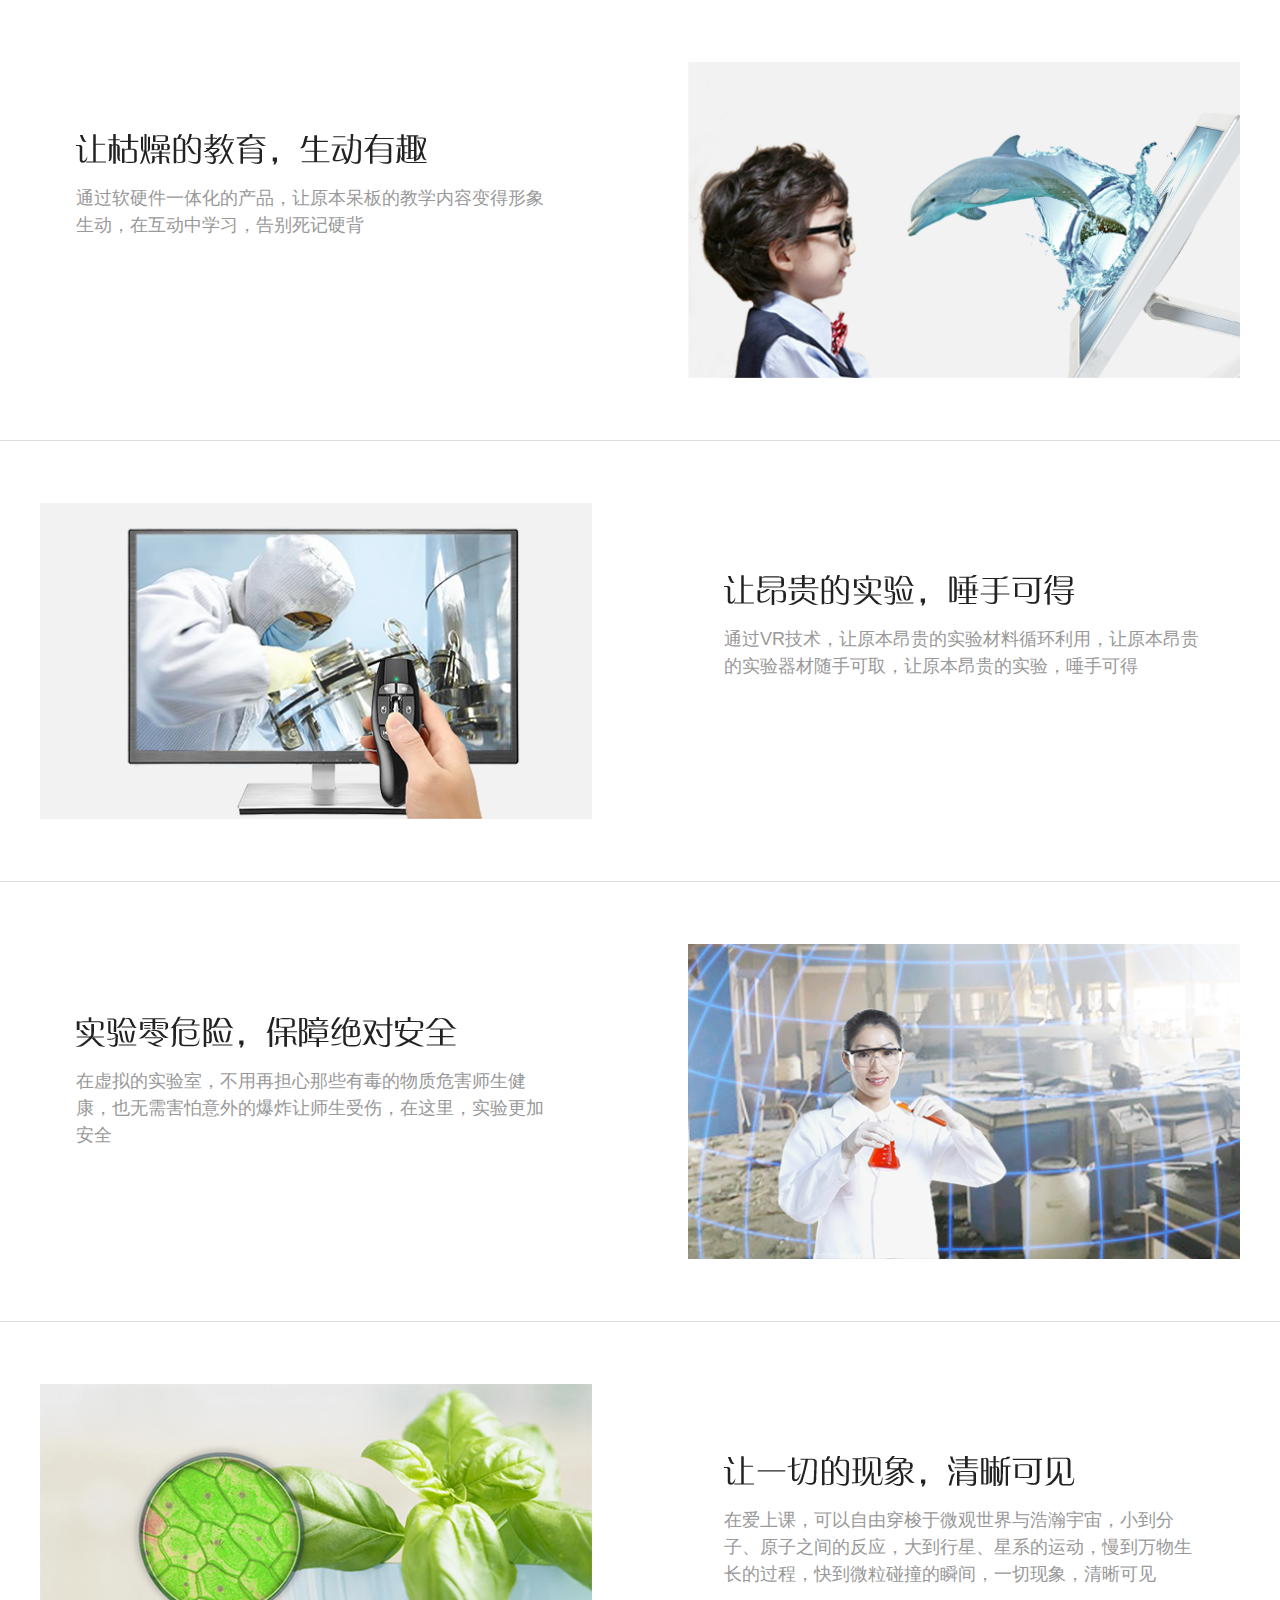
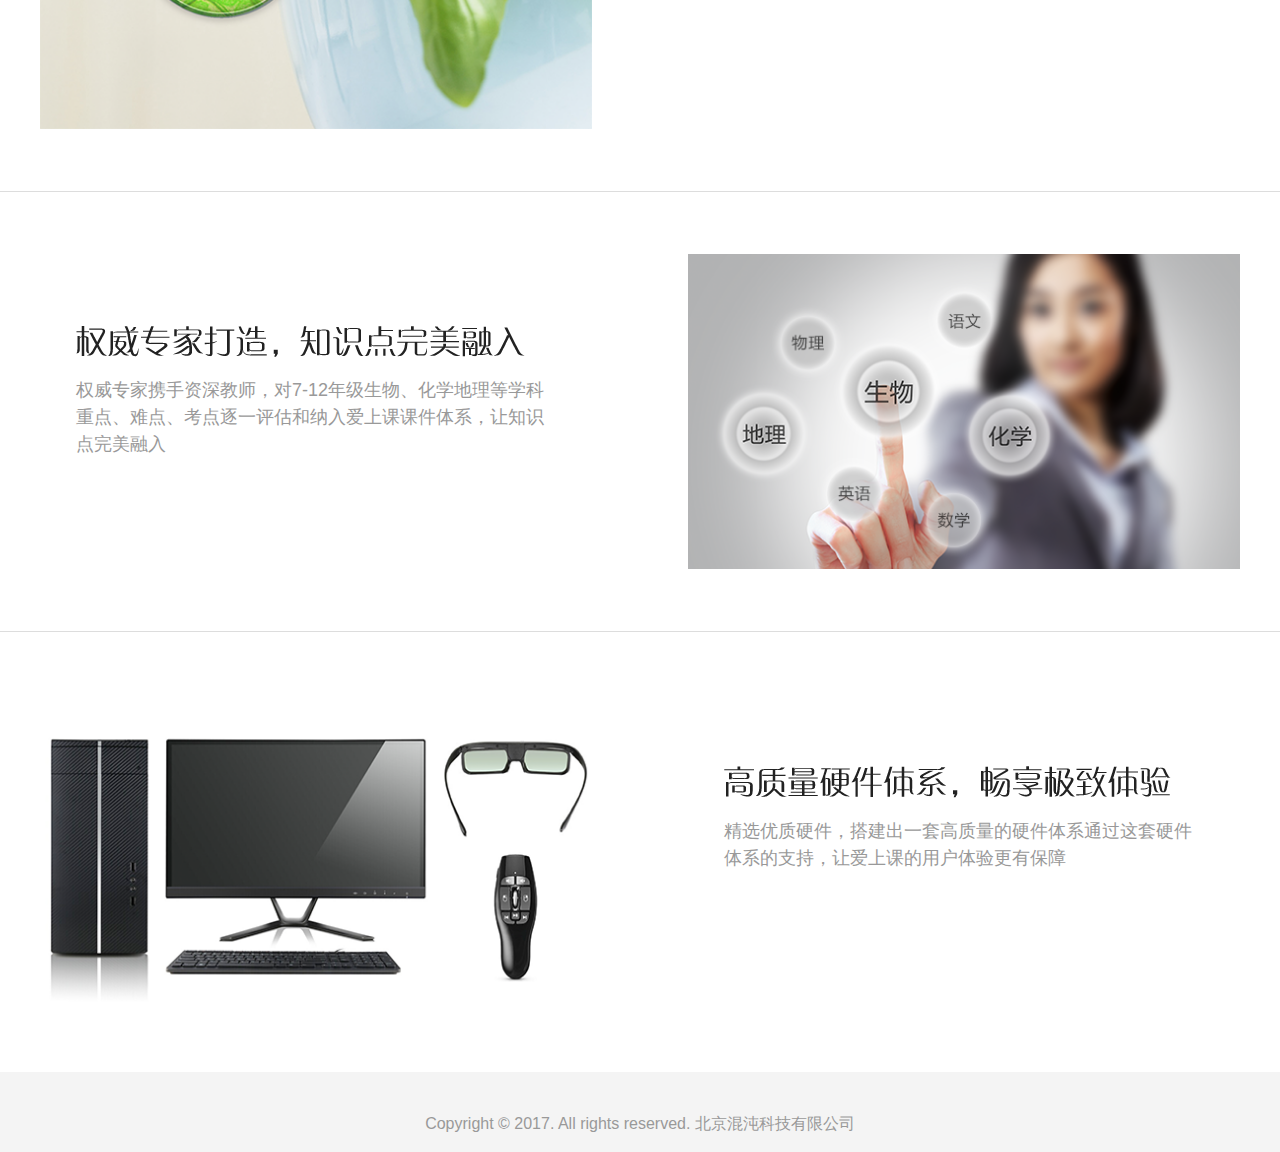
<file: VR.html>
<!DOCTYPE html>
<!-- saved from url=(0036)http://www.bjsobf.com/edu/index.html -->
<html lang="CH"><head><meta http-equiv="Content-Type" content="text/html; charset=UTF-8">


    <meta name="description" content="爱上课是新一代VR互动教育产品，是国内首家运用VR技术与教育相结合，创造出的立体可交互的虚拟课堂，让教学过程变得生动有趣，让实验操作安全又方便，让真实世界无法肉眼看到的场景跃然于眼前，使学生既可以在课堂中体会知识的生动有趣，又可以感受到科技的魅力所在。">
    <meta name="keywords" content="爱上课,VR,VR教育,虚拟现实教育,虚拟教育,虚拟课堂">
    <meta name="author" content="Man Lu">
    <meta name="viewport" content="width=device-width, initial-scale=1">
    <meta http-equiv="cache-control" content="no-cache">
    <title>爱上课-新一代VR互动教育产品</title>
    <!-- Favicon -->
    <link rel="shortcut icon" type="image/x-icon" href="http://www.bjsobf.com/edu/images/favicon.ico">
    <link rel="stylesheet" href="./爱上课-新一代VR互动教育产品_files/style.css">


<body cz-shortcut-listen="true">
<div class="content">
    <ul>
        <li class="clearfix">
            <p class="fl_l">
                <img src="./爱上课-新一代VR互动教育产品_files/main_title1.png" alt="让枯燥的教育，生动有趣">
                <span>通过软硬件一体化的产品，让原本呆板的教学内容变得形象生动，在互动中学习，告别死记硬背</span>
            </p>
            <img class="fl_r " src="./爱上课-新一代VR互动教育产品_files/main_pic1.png" alt="让枯燥的教育，生动有趣">
        </li>
        <li class="clearfix">
            <img class="fl_l web_img" src="./爱上课-新一代VR互动教育产品_files/main_pic2.png" alt="让昂贵的实验，唾手可得">

            <p class="fl_r">
                <img src="./爱上课-新一代VR互动教育产品_files/main_title2.png" alt="让昂贵的实验，唾手可得">
                <span>通过VR技术，让原本昂贵的实验材料循环利用，让原本昂贵的实验器材随手可取，让原本昂贵的实验，唾手可得</span>
            </p>
            <img class="fl_l app_img" src="./爱上课-新一代VR互动教育产品_files/main_pic2.png" alt="让昂贵的实验，唾手可得">
        </li>
        <li class="clearfix">
            <p class="fl_l">
                <img src="./爱上课-新一代VR互动教育产品_files/main_title3.png" alt="实验零危险，保障绝对安全">
                <span>在虚拟的实验室，不用再担心那些有毒的物质危害师生健康，也无需害怕意外的爆炸让师生受伤，在这里，实验更加安全</span>
            </p>
            <img class="fl_r" src="./爱上课-新一代VR互动教育产品_files/main_pic3.png" alt="实验零危险，保障绝对安全">
        </li>
        <li class="clearfix">
            <img class="fl_l web_img" src="./爱上课-新一代VR互动教育产品_files/main_pic4.png" alt="让一切的现象，清晰可见">

            <p class="fl_r">
                <img src="./爱上课-新一代VR互动教育产品_files/main_title4.png" alt="让一切的现象，清晰可见">
                <span>在爱上课，可以自由穿梭于微观世界与浩瀚宇宙，小到分子、原子之间的反应，大到行星、星系的运动，慢到万物生长的过程，快到微粒碰撞的瞬间，一切现象，清晰可见</span>
            </p>
            <img class="fl_l app_img" src="./爱上课-新一代VR互动教育产品_files/main_pic2.png" alt="让昂贵的实验，唾手可得">
        </li>
        <li class="clearfix">
            <p class="fl_l">
                <img src="./爱上课-新一代VR互动教育产品_files/main_title5.png" alt="权威专家打造，知识点完美融入">
                <span>权威专家携手资深教师，对7-12年级生物、化学地理等学科重点、难点、考点逐一评估和纳入爱上课课件体系，让知识点完美融入</span>
            </p>
            <img class="fl_r" src="./爱上课-新一代VR互动教育产品_files/main_pic5.png" alt="权威专家打造，知识点完美融入">
        </li>
        <li class="clearfix">
            <img class="fl_l web_img" src="./爱上课-新一代VR互动教育产品_files/main_pic6.png" alt="高质量硬件体系，畅享极致体验">

            <p class="fl_r">
                <img src="./爱上课-新一代VR互动教育产品_files/main_title6.png" alt="高质量硬件体系，畅享极致体验">
                <span>精选优质硬件，搭建出一套高质量的硬件体系通过这套硬件体系的支持，让爱上课的用户体验更有保障</span>
            </p>
            <img class="fl_l app_img" src="./爱上课-新一代VR互动教育产品_files/main_pic2.png" alt="让昂贵的实验，唾手可得">
        </li>
    </ul>
</div>
<footer>
    <p>Copyright © 2017. All rights reserved. <br>北京混沌科技有限公司</p>
</footer>
<div id="regDiv" class="pup" style="display: none">
    <p class="bg_black"></p>
<!--
    <div class="pup_up">
        <form name="form">
            <img class="title_pup" src="images/title_pup.png" alt="产品账号申请">

            <p id="error_msg" class="error">1111</p>

            <div class="apply_list">
                <input type="text" id="linkMan" name="linkMan" placeholder="请输入联系人姓名">
            </div>
            <div class="apply_list">
                <input type="text" id="telephone" name="telephone" placeholder="请输入固定电话(xxxx-xxxxxxxx)">
            </div>
            <div class="apply_list">
                <input type="text" id="mobile" name="mobile" placeholder="请输入手机号码">
            </div>
            <div class="apply_list">
                <input type="text" id="email" name="email" placeholder="请输入电子邮箱">
            </div>
            <div class="apply_list">
                <input type="text" id="school" name="school" placeholder="请输入学校名称" class="w_130">
                <select id="position" name="position" class="select_title">
                    <option value="" selected="selected">请选择职位</option>
                    <option value="校长">校长</option>
                    <option value="教务主任">教务主任</option>
                    <option value="老师">老师</option>
                    <option value="教研组长">教研组长</option>
                    <option value="其他">其他</option>
                </select>
            </div>
            <div class="apply_list apply_address">
                <select id="province" name="province" class="select_city">
                    <option selected="selected" value="选择地区">选择地区</option>
                    <option value="北京市">北京市</option>
                    <option value="天津市">天津市</option>
                    <option value="上海市">上海市</option>
                    <option value="重庆市">重庆市</option>
                    <option value="黑龙江省">黑龙江市</option>
                    <option value="吉林省">吉林省市</option>
                    <option value="辽宁省">辽宁省</option>
                    <option value="江苏省">江苏省</option>
                    <option value="山东省">山东省</option>
                    <option value="安徽省">安徽省</option>
                    <option value="河北省">河北省</option>
                    <option value="河南省">河南省</option>
                    <option value="湖北省">湖北省</option>
                    <option value="湖南省">湖南省</option>
                    <option value="江西省">江西省</option>
                    <option value="陕西省">陕西省</option>
                    <option value="山西省">山西省</option>
                    <option value="四川省">四川省</option>
                    <option value="青海省">青海省</option>
                    <option value="海南省">海南省</option>
                    <option value="广东省">广东省</option>
                    <option value="贵州省">贵州省</option>
                    <option value="浙江省">浙江省</option>
                    <option value="福建省">福建省</option>
                    <option value="台湾省">台湾省</option>
                    <option value="甘肃省">甘肃省</option>
                    <option value="云南省">云南省</option>
                    <option value="内蒙古自治区">内蒙古自治区</option>
                    <option value="宁夏回族自治区">宁夏回族自治区</option>
                    <option value="新疆维吾尔自治区">新疆维吾尔自治区</option>
                    <option value="西藏自治区">西藏自治区</option>
                    <option value="广西壮族自治区">广西壮族自治区</option>
                    <option value="香港特别行政区">香港特别行政区</option>
                    <option value="澳门特别行政区">澳门特别行政区</option>
                </select>
                <input type="text" id="address" name="address" placeholder="请输入详细地址">
            </div>
            <input class="btn_submit" id="submit" type="button" onclick="javascript:submitForm()"
                   value="提交">
        </form>
    </div>

    <div class="pup_success" style="display:none">
        <img src="images/done.png" alt="成功">

        <p>申请成功!</p>
    </div>
</div>
-->


</div></div></div></body></html>
</file>
<file: 爱上课-新一代VR互动教育产品_files/style.css>
@charset "utf-8";
/**
 * @authors luman (man.lu@bjsobf.cn)
 * @date    2016-06-01 14:08:52
 * @version $Id$
 */

/*reset*/
body,div,dl,dt,dd,ul,ol,li,h1,h2,h3,h4,h5,h6,input,button,p,th,td{margin:0;padding:0;}
img{display:block;border:none;}
:focus{outline:none;}
em,strong,th{font-style:normal;font-weight:normal;}
h1,h2,h3,h4,h5,h6{font-size:100%;font-weight:normal;}
li{list-style:none;}
table{border-collapse:collapse;border-spacing:0;}
caption,th{text-align:left;font-weight:normal;}
sup,sub{font-size:100%;vertical-align:baseline;}
button{cursor:pointer;}
textarea{display:block;resize:none;overflow-y:auto;}
html,body{width:100%;height:100%;}
body{font:16px/1.5 'PingFang SC', 'Helvetica Neue', 'Helvetica', 'STHeitiSC-Light', 'Arial', sans-serif;font-weight: 300;min-width: 320px;}
a,input{color:#333;text-decoration:none;font:16px/1.5 'PingFang SC', 'Helvetica Neue', 'Helvetica', 'STHeitiSC-Light', 'Arial', sans-serif;font-weight: 300}
a:hover{text-decoration:none;}
input {-webkit-appearance:none; border-radius: 0;/*去除input默认样式*/}
.clearfix:after{content:".";display:block;height:0;clear:both;visibility:hidden;}
.clearfix{zoom:1;}
/*reset*/

/*style*/
input[type="button"]{border:none;color: #fff;background-color: #29cc88;height: 40px;}
input[type="button"]:hover{background-color: #26bc7d;}
input[type="text"]{border:1px solid #ddd;outline: none;font-size: 14px;height: 28px;line-height: 30px;text-indent: 8px;}
select {border: solid 1px #ddd;appearance:none;-moz-appearance:none;-webkit-appearance:none;background: url(../images/arrow.png) no-repeat scroll right center transparent;padding-right: 10px;
		height: 30px;border-radius: 0;text-indent: 8px;font-size: 14px;color: #999;width: 100px;display: block;background-color: #fff;cursor: pointer;font-weight: 300;font-family: 'PingFang SC', 'Helvetica Neue', 'Helvetica', 'STHeitiSC-Light', 'Arial', sans-serif;}
select::-ms-expand { display: none; }
/*style*/

/*header*/
header{height: 520px;background: url(../images/main_banner1.png) no-repeat center;-webkit-background-size: cover;background-size: cover;}
header .nav{padding:0 40px;}
header .nav img{float: left;display: block;margin-top: 10px;}
header .nav a:link , header .nav a:visited{font-size: 14px;float: right;line-height: 52px;color: #fff;text-decoration: underline;text-shadow:0px 2px 3px rgba(0,0,0,0.2);}
header .nav a:hover,header .nav a:active{text-decoration: none;}
header .banner_title{width: 30%;margin: 130px auto 32px auto;}
header .btn_apply{width: 158px;height: 40px;line-height: 40px;border-radius: 19px;background: url(../images/icon_more.png)no-repeat 74% #29cc88;text-indent: -20px;margin-left: 50%;position: relative;left: -79px;box-shadow:0px 1px 3px rgba(0,0,0,0.2);}
header .btn_apply:hover{box-shadow:0px 0px 2px rgba(0,0,0,0.2);cursor: pointer;top: 2px;}
/*header*/

/*content*/
.content ul li{padding: 62px 40px;border-bottom: 1px solid #ddd;}
.content ul li:last-child{border-bottom: none;}
.content ul li p{padding: 72px 3% 0;width: 40%;}
.content ul li p img{display: block;float: left;max-width: 100%}
.content ul li p span{display: block;float: left;font-size: 18px;color: #999;margin-top: 20px;}
.content ul li>img{width: 46%}
.content .app_img{display: none;}
/*content*/

/*footer*/
footer{margin: 0;padding:0;background-color: #f4f4f4;overflow: hidden;}
footer .contact{width: 100%;max-width: 1200px;margin: 44px auto 0;}
footer .contact ul{overflow: hidden;}
footer .contact li{width: 33.3%;line-height: 1.3;float: left;}
footer .contact li img{float: left;margin: 4px 16px 6px 20%;}
footer .contact li dd{font-weight: normal;line-height: 1.5}
footer .contact li dt{font-size: 14px;}
footer p{width: 100%;color: #999;text-align: center;margin: 40px 0 16px;width: 100%;}
footer p br{display: none;}
/*footer*/

/*pup*/
.pup{position: fixed;top:0;left: 0;width: 100%;height: 100%;}
.pup_up{background-color: #fff;border-top: 4px solid #29cc88;width: 240px;margin-left: 50%;margin-top: 10%;position: absolute;left:50%;margin-left: -160px;top:50%;margin-top: -190px;padding: 24px 40px 20px;box-shadow: 0 2px 5px rgba(0,0,0,0.3)}
.pup_up .title_pup{margin: 0 auto 6px;display: block;}
.pup_up .apply_list input{width: 240px;margin-bottom: 8px;}
.pup_up .btn_submit{width: 240px;margin-top: 6px;}
.pup_up .select_title{float: right;position: relative;left: 2px;}
.pup_up .apply_address{position: relative;}
.pup_up .apply_address input{text-indent: 80px;}
.pup_up .select_city{position: absolute;left: 1px;top:1px;width: 78px;height: 28px;border:none;}
.error{color: #fc4c65;font-size: 12px;opacity: 0;filter:alpha(opacity=0);}
input.wrong{border:1px solid #fc4c65;}

.pup_success{width: 200px;background-color: #fff;padding: 20px 40px;position: absolute;left: 50%;top: 50%;margin-left: -140px;margin-top: -50px;border-top: 4px solid #29cc88;box-shadow: 0 2px 5px rgba(0,0,0,0.2)}
.pup_success img{width: 40px;float: left;}
.pup_success p{width: 40px;float: left;white-space: nowrap;line-height: 40px;margin-left: 50px;}


/*pup*/

/*other*/
.fl_l{float: left;}
.fl_r{float: right;}
.c_grey{color: #999}
.w_130{width: 130px!important;}
.bg_black{background-color: rgba(0,0,0,0.2);width: 100%;height: 100%;}
/*other*/

/*media query*/
@media (max-width: 1080px){
	header{height: 440px;}
	header .banner_title{margin: 88px auto 28px;width: 34%; }
}
@media (max-width: 720px){
	header .nav{padding: 0 12px;}
	header .nav img{height: 20px;width: auto;}
	header .nav a{font-size: 12px!important;line-height: 40px!important;font-weight: normal;}
	header .btn_apply{width: 120px;height: 34px;font-size: 14px;line-height: 34px;text-indent: -16px;background-position: 76%;-webkit-background-size: 12px;background-size: 12px;left: -60px;}
	header{height: 370px;}
	header .banner_title{margin: 80px auto 28px;width: 40%; }
	.content ul li{padding: 20px 18px;border-bottom: none;}
	.content ul li p{float: none;width: 86%;margin: 0 auto;padding: 10px 0 0;}
	.content ul li p span{font-size: 14px;margin: 10px 0 16px;font-weight: normal;
	}
	.content ul li p img{max-height: 22px;width: auto;float: none;margin: 0 auto;}
	.content ul li img{float: none;width: 100%;margin: 0 auto;}
	footer .contact{margin:12px auto 0}
	footer .contact li {font-weight: normal;width: 100%;text-align: center;}
	footer .contact li img{float: none;margin: 16px auto 12px;width: 36px;}
	footer .contact li dl{float: none;}
	footer p{font-size: 12px;margin-top: 14px;}
	footer p br{display: block;}
	.pup{font-weight: normal;}
	.pup_up img{max-height: 26px;}
	.app_img{display: block!important;}
	.web_img{display: none;}
}
@media (max-width: 640px){
	header{height: 320px;}
	header .banner_title{margin: 60px auto 28px;width: 40%; }
}
@media (max-width: 480px){
	header{height: 210px;}
	header .banner_title{margin: 30px auto 12px;width: 50%; }
}


/*media query*/
</file>
